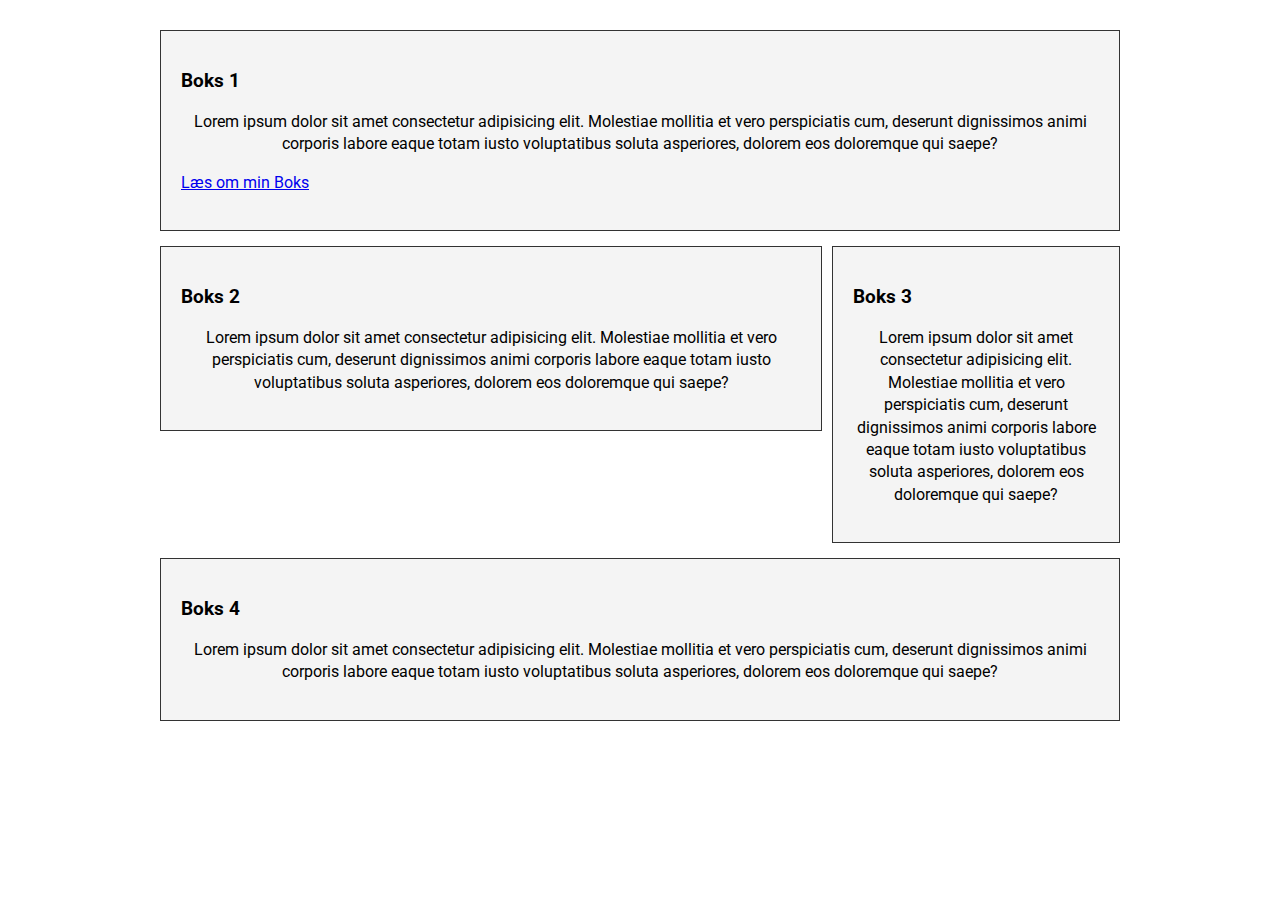
<file: index.html>
<!DOCTYPE html>
<html lang="en">
  <head>
    <meta charset="UTF-8" />
    <meta name="viewport" content="width=device-width, initial-scale=1.0" />
    <link rel="stylesheet" href="style.css" />
    <title>float</title>
  </head>
  <body>
    <div class="container">
      <div id="box-1" class="box">
        <h3>Boks 1</h3>
        <p>
          Lorem ipsum dolor sit amet consectetur adipisicing elit. Molestiae
          mollitia et vero perspiciatis cum, deserunt dignissimos animi corporis
          labore eaque totam iusto voluptatibus soluta asperiores, dolorem eos
          doloremque qui saepe?
          <div class="Læs om min Boks" >
          </div>

          <a href="#"> Læs om min Boks</a>
        </p>
      </div>

      <div id="box-2" class="box">
        <h3>Boks 2</h3>
        <p>
          Lorem ipsum dolor sit amet consectetur adipisicing elit. Molestiae
          mollitia et vero perspiciatis cum, deserunt dignissimos animi corporis
          labore eaque totam iusto voluptatibus soluta asperiores, dolorem eos
          doloremque qui saepe?
        </p>
      </div>

      <div id="box-3" class="box">
        <h3>Boks 3</h3>
        <p>
          Lorem ipsum dolor sit amet consectetur adipisicing elit. Molestiae
          mollitia et vero perspiciatis cum, deserunt dignissimos animi corporis
          labore eaque totam iusto voluptatibus soluta asperiores, dolorem eos
          doloremque qui saepe?
        </p>
      </div>

      <div id="box-4" class="box clr">
        <h3>Boks 4</h3>
        <p>
          Lorem ipsum dolor sit amet consectetur adipisicing elit. Molestiae
          mollitia et vero perspiciatis cum, deserunt dignissimos animi corporis
          labore eaque totam iusto voluptatibus soluta asperiores, dolorem eos
          doloremque qui saepe?
        </p>
      </div>
    </div>
  </body>
</html>
</file>
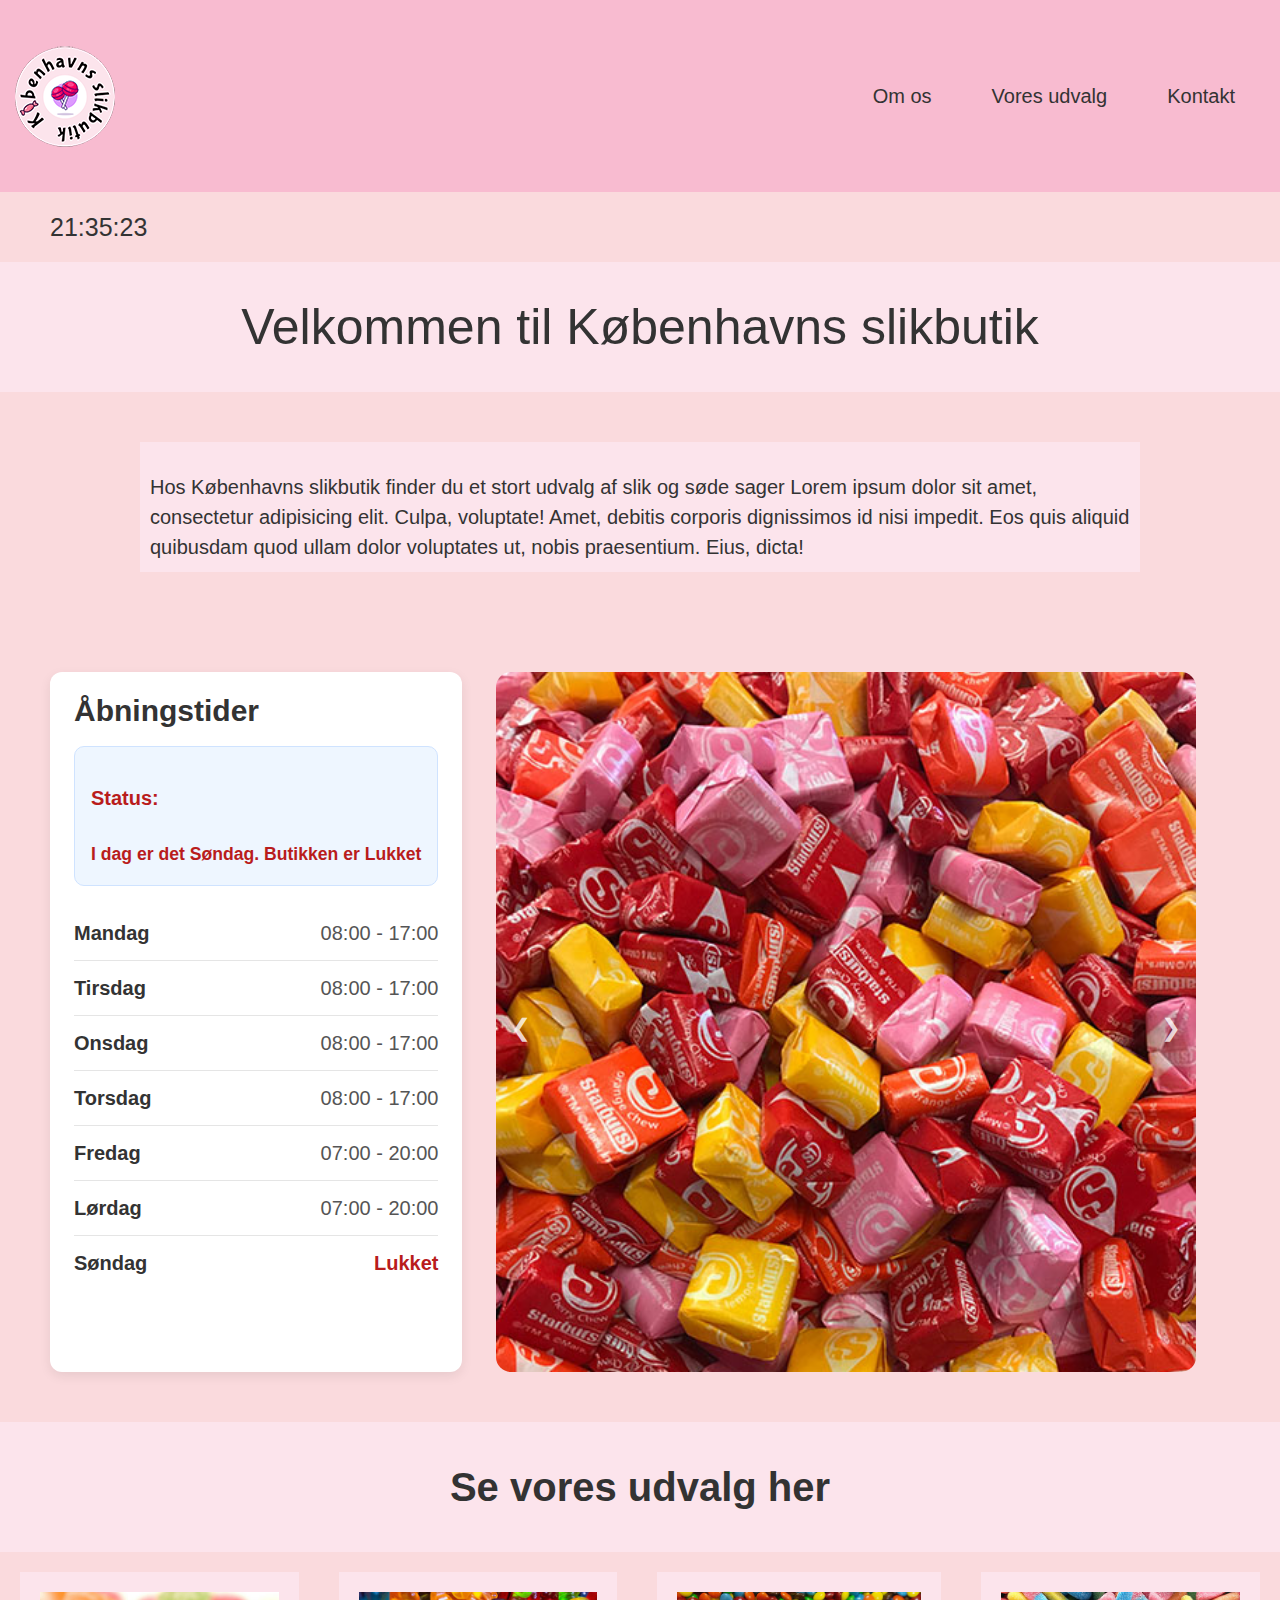
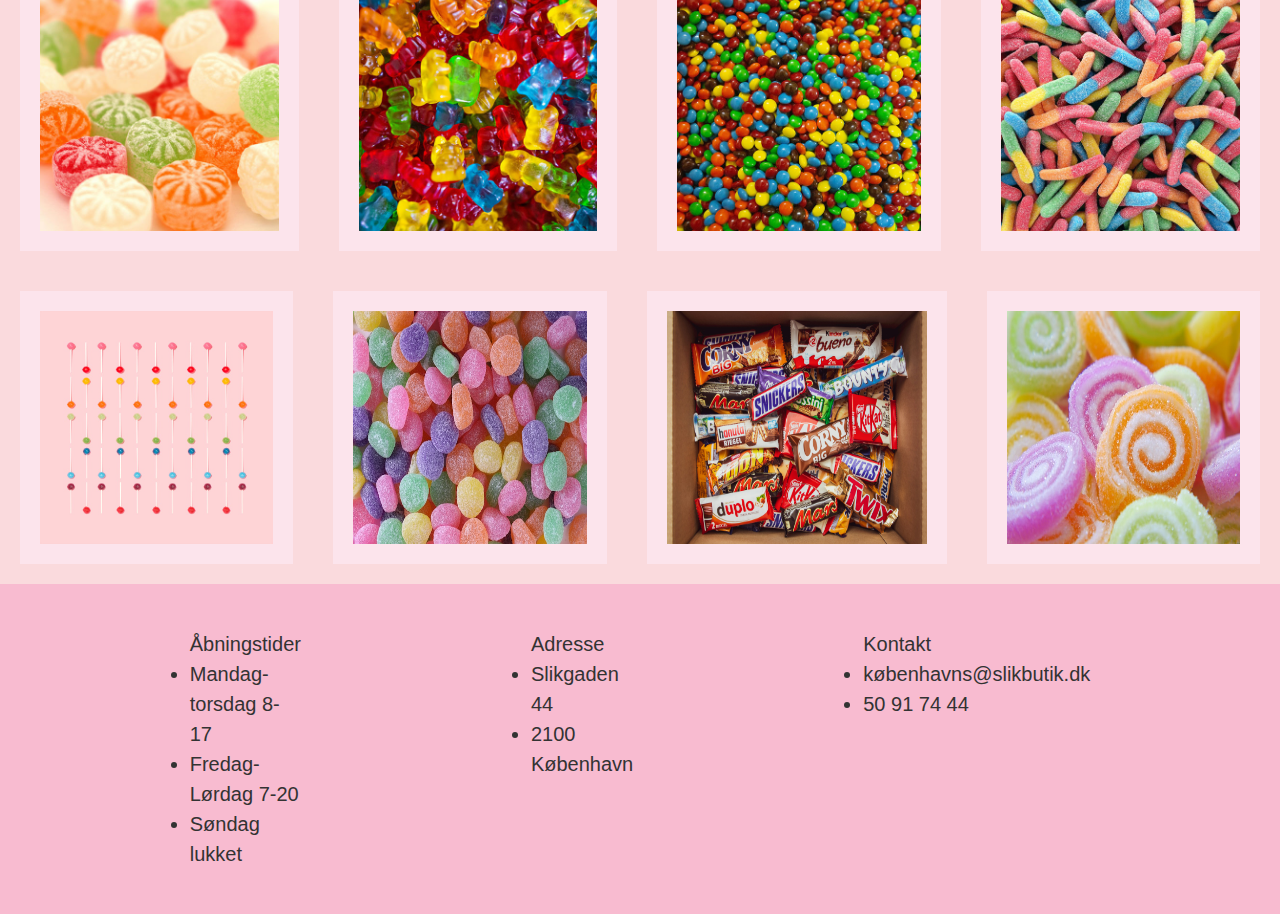
<file: Sweet/index.html>
<!doctype html>
<html lang="en">
  <head>
    <meta charset="UTF-8" />
    <meta name="viewport" content="width=device-width, initial-scale=1.0" />
    <title>Sweetshop</title>
    <link rel="stylesheet" href="Sweetshop.css" />
  </head>
  <body onload="startTime()">
    <header>
      <!-- Jeg laver et menu med undersider i headeren og tilføjer undersiderne-->
      <div class="logo">
        <a href="index.html"><img src="logo.png" alt="logo1" /></a>
      </div>
      <div class="topnav" id="myTopnav">
        <a href="#"> Om os</a>
        <a href="udvalg.html"> Vores udvalg</a>
        <a href="kontakt.html"> Kontakt</a>
      </div>
    </header>
    <!-- Her indsætter jeg min klokke, som ligger under menuen -->
    <div class="tid">
      <div id="txt"></div>
    </div>
    <!--Jeg tilføjer en velkommen box på forsiden -->
    <div class="velkommen">
      <div>Velkommen til Københavns slikbutik</div>
    </div>
    <!--Her er der endnu en boks, som fortæller med udvalg osv.-->
    <div class="tekst">
      <p>
        Hos Københavns slikbutik finder du et stort udvalg af slik og søde sager Lorem ipsum dolor sit amet, consectetur adipisicing elit. Culpa,
        voluptate! Amet, debitis corporis dignissimos id nisi impedit. Eos quis aliquid quibusdam quod ullam dolor voluptates ut, nobis praesentium.
        Eius, dicta!
      </p>
    </div>
    <!-- Jeg tilsætter Java Script åbningstider, som aktivt opdaterer om butikken er åben eller lukket-->
    <div class="opening-slide">
      <section class="opening-hours">
        <h2>Åbningstider</h2>

        <div id="status" class="status-box">
          <p class="status-label">Status:</p>
          <p id="shopStatus" class="status-text"></p>
        </div>

        <ul class="hours-list">
          <li class="day-row" data-day="1" data-open="08" data-close="17">
            <span class="day">Mandag</span>
            <span class="time">08:00 - 17:00</span>
          </li>

          <li class="day-row" data-day="2" data-open="08" data-close="17">
            <span class="day">Tirsdag</span>
            <span class="time">08:00 - 17:00</span>
          </li>

          <li class="day-row" data-day="3" data-open="08" data-close="17">
            <span class="day">Onsdag</span>
            <span class="time">08:00 - 17:00</span>
          </li>

          <li class="day-row" data-day="4" data-open="08" data-close="17">
            <span class="day">Torsdag</span>
            <span class="time">08:00 - 17:00</span>
          </li>

          <li class="day-row" data-day="5" data-open="07" data-close="20">
            <span class="day">Fredag</span>
            <span class="time">07:00 - 20:00</span>
          </li>

          <li class="day-row" data-day="6" data-open="07" data-close="20">
            <span class="day">Lørdag</span>
            <span class="time">07:00 - 20:00</span>
          </li>

          <li class="day-row closed-day" data-day="0">
            <span class="day">Søndag</span>
            <span class="time">Lukket</span>
          </li>
        </ul>
      </section>
      <!--Her indsætter jeg mit slideshow, som vises ved åbningstiderne, og tilføjer pile frem og tilbage-->
      <div class="slideshow-container">
        <div class="slide">
          <img src="maoam.jpg" alt="slik" />
        </div>
        <div class="slide">
          <img src="vingummi.jpg" alt="slik" />
        </div>
        <div class="slide">
          <img src="hjerter.jpg" alt="slik" />
        </div>
        <div class="slide">
          <img src="mms.jpg" alt="slik" />
        </div>
        <div class="slide">
          <img src="slik.jpg" alt="slik" />
        </div>
        <div class="slide">
          <img src="candy.jpg" alt="slik" />
        </div>
        <div class="slide">
          <img src="karameller.jpg" alt="slik" />
        </div>

        <a class="prev">&#10094;</a>
        <a class="next">&#10095;</a>
      </div>
    </div>
    <!-- Her indsætter jeg lidt at butikkens udvalg-->
    <div class="udvalg"><h1>Se vores udvalg her</h1></div>
    <div class="slikudvalg-container">
      <div class="kasse"><img src="candy.jpg" alt="slik" /></div>
      <div class="kasse"><img src="vingummi.jpg" alt="slik" /></div>
      <div class="kasse"><img src="mms.jpg" alt="slik" /></div>
      <div class="kasse"><img src="slik.jpg" alt="slik" /></div>
    </div>
    <div class="slikudvalg-container2">
      <div class="kasse"><img src="slikkepinde.jpg" alt="slik" /></div>
      <div class="kasse"><img src="sødt.jpg" alt="slik" /></div>
      <div class="kasse"><img src="blandet.jpg" alt="slik" /></div>
      <div class="kasse"><img src="ruller.jpg" alt="slik" /></div>
    </div>
    <footer>
      <!-- Her indsætter jeg informationerne i footeren -->
      <div class="footer">
        <div>
          <div class="aabning">
            <ul>
              Åbningstider
              <li>Mandag-torsdag 8-17</li>
              <li>Fredag-Lørdag 7-20</li>
              <li>Søndag lukket</li>
            </ul>
          </div>
          <div class="adresse">
            <ul>
              Adresse
              <li>Slikgaden 44</li>
              <li>2100 København</li>
            </ul>
          </div>
          <div class="kontakt">
            <ul>
              Kontakt
              <li>københavns@slikbutik.dk</li>
              <li>50 91 74 44</li>
            </ul>
          </div>
        </div>
      </div>
    </footer>
    <!-- Her linker jeg til java scriptet -->
    <script src="sweetshop.js"></script>
  </body>
</html>
</file>
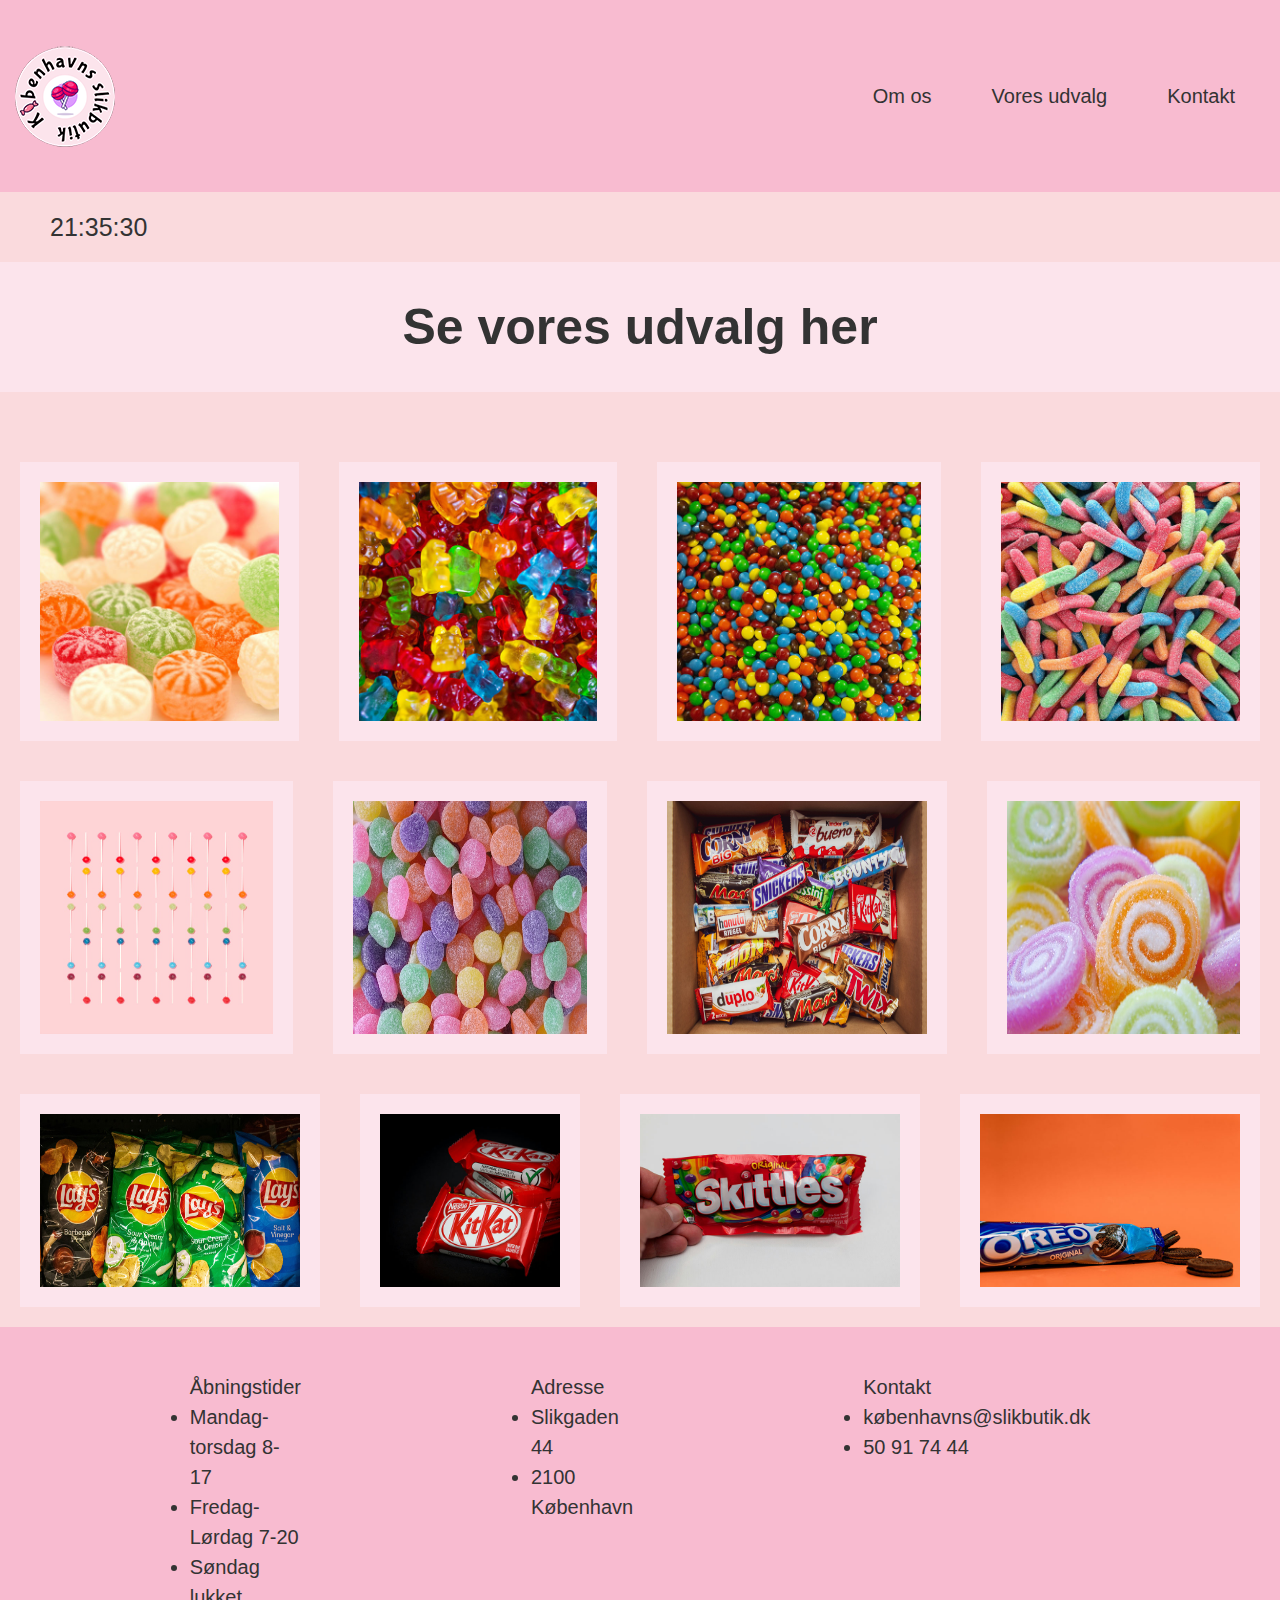
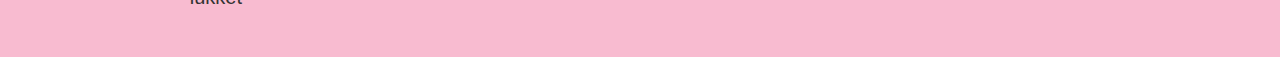
<file: Sweet/udvalg.html>
<!doctype html>
<html lang="en">
  <head>
    <meta charset="UTF-8" />
    <meta name="viewport" content="width=device-width, initial-scale=1.0" />
    <title>Vores udvalg</title>
    <link rel="stylesheet" href="Sweetshop.css" />
  </head>
  <body onload="startTime()">
    <header>
      <!-- Jeg laver et menu med undersider i headeren og tilføjer undersiderne-->
      <div class="logo">
        <a href="index.html"><img src="logo.png" alt="logo" /></a>
      </div>
      <div class="topnav" id="myTopnav">
        <a href="#"> Om os</a>
        <a href="udvalg.html"> Vores udvalg</a>
        <a href="kontakt.html"> Kontakt</a>
      </div>
    </header>
    <!-- Her indsætter jeg min klokke, som ligger under menuen -->
    <div class="tid">
      <div id="txt"></div>
    </div>
    <!--Jeg tilføjer en box hvor der står se vores udvalg -->
    <div class="udvalg1"><h1>Se vores udvalg her</h1></div>
    <!--Jeg laver 3 rækker af udvalg -->
    <div class="slikudvalg-container">
      <div class="kasse"><img src="candy.jpg" alt="slik" /></div>
      <div class="kasse"><img src="vingummi.jpg" alt="slik" /></div>
      <div class="kasse"><img src="mms.jpg" alt="slik" /></div>
      <div class="kasse"><img src="slik.jpg" alt="slik" /></div>
    </div>
    <div class="slikudvalg-container2">
      <div class="kasse"><img src="slikkepinde.jpg" alt="slik" /></div>
      <div class="kasse"><img src="sødt.jpg" alt="slik" /></div>
      <div class="kasse"><img src="blandet.jpg" alt="slik" /></div>
      <div class="kasse"><img src="ruller.jpg" alt="slik" /></div>
    </div>
    <div class="slikudvalg-container3">
      <div class="kasse"><img src="lays2.jpg" alt="slik" /></div>
      <div class="kasse"><img src="kitkat.jpg" alt="slik" /></div>
      <div class="kasse"><img src="skittles.jpg" alt="slik" /></div>
      <div class="kasse"><img src="oreo.jpg" alt="slik" /></div>
    </div>
    <footer>
      <!-- Her indsætter jeg informationerne i footeren -->
      <div class="footer">
        <div>
          <div class="aabning">
            <ul>
              Åbningstider
              <li>Mandag-torsdag 8-17</li>
              <li>Fredag-Lørdag 7-20</li>
              <li>Søndag lukket</li>
            </ul>
          </div>
          <div class="adresse">
            <ul>
              Adresse
              <li>Slikgaden 44</li>
              <li>2100 København</li>
            </ul>
          </div>
          <div class="kontakt">
            <ul>
              Kontakt
              <li>københavns@slikbutik.dk</li>
              <li>50 91 74 44</li>
            </ul>
          </div>
        </div>
      </div>
    </footer>
    <script src="sweetshop.js"></script>
  </body>
</html>
</file>
<file: style.css>
@import url("https://fonts.googleapis.com/css2?family=Roboto:ital,wght@0,100..900;1,100..900&display=swap");

* {
  box-sizing: border-box;
}
body {
  font-family: "Roboto", sans-serif;
  line-height: 1.4em;
}

.box {
  background: #f4f4f4;
  border: 1px solid#333;
  padding: 20px;
  margin-bottom: 15px;
}

#box-2 {
  float: left;
  width: 69%;
}

#box-3 {
  float: right;
  width: 30%;
}

.clr {
  clear: both;
}

.container {
  width: 960px;
  margin: 30px auto;
}

.box p {
  text-align: left;
  text-align: right;
  text-align: justify;
  text-align: center;
}
</file>
<file: Sweet/Sweetshop.css>
/* CSS reset */
* {
  margin: 0;
  padding: 0;
  box-sizing: border-box;
}
/* Her styler jeg hvordan siden skal se ud*/
body {
  font-family: Arial, Helvetica, sans-serif;
  background-color: #fadadd;
  color: #333;
  font-size: 20px;
  line-height: 1.5em;
}
/* Her styler jeg min header */
header {
  position: sticky;
  top: 0;
  display: flex;
  justify-content: space-between;
  align-items: center;
  background-color: #f8bbd0;
  padding: 15px;
  z-index: 9999;
}
/* her ændrer jeg på farven og placeringen af topnav */
.topnav {
  background-color: #f8bbd0;
  display: flex;
}
/* Her ændrer jeg størrelsen på header og farven på teksten, samt fjerner underscore*/
header a {
  color: #333;
  padding: 30px;
  text-decoration: none;
}
/* Her sætter jeg dekoration når man scroler forbi topnavigationen*/
.topnav a:hover {
  background-color: #ddd;
  color: #333;
}
/*Her styler jeg mit ur */
.tid {
  margin-top: 20px;
  margin-bottom: 20px;
  font-size: 25px;
  display: flex;
  justify-content: baseline;
  margin-left: 50px;
}
/*Her styler jeg min box på forsiden */
.velkommen {
  background-color: #fce4ec;
  display: flex;
  justify-content: center;
  padding: 50px;
  font-size: 50px;
  margin-bottom: 50px;
}
/* Her styler jeg min box som står under velkomst på forsiden*/
.tekst {
  background-color: #fce4ec;
  display: flex;
  justify-content: center;
  padding: 10px;
  max-width: 1000px;
  margin: auto;
  margin-bottom: 50px;
}
p {
  padding-top: 20px;
}
/*Her styler jeg mine åbningstider, at de står på række med mit slideshow*/
.opening-hours {
  max-width: 700px;
  max-height: 700px;
  background: white;
  padding: 24px;
  border-radius: 12px;
  box-shadow: 0 4px 12px rgba(0, 0, 0, 0.08);
}

.opening-hours h2 {
  margin-top: 0;
  margin-bottom: 20px;
}

.status-box {
  background: #eef6ff;
  border: 1px solid #cfe3ff;
  border-radius: 10px;
  padding: 16px;
  margin-bottom: 20px;
}

.status-label {
  margin: 0 0 6px 0;
  font-weight: bold;
}

.status-text {
  margin: 0;
  font-size: 1.1rem;
  font-weight: bold;
  /* color: #1d4ed8; */
}

.hours-list {
  list-style: none;
  padding: 0;
  margin: 0;
}

.day-row {
  display: flex;
  justify-content: space-between;
  align-items: center;
  padding: 12px 0;
  border-bottom: 1px solid #e5e5e5;
}

.day-row:last-child {
  border-bottom: none;
}

.day {
  font-weight: 600;
}

.time {
  color: #555;
}

.closed-day .time {
  color: #b91c1c;
  font-weight: 600;
}

.today {
  background: #f0fdf4;
  border-radius: 8px;
  padding-left: 10px;
  padding-right: 10px;
}

.open {
  color: #15803d;
}

.closed {
  color: #b91c1c;
}
.opening-slide {
  display: flex;
  flex-direction: row;
  padding: 50px;
}
/* Her styler jeg mit slideshow hvor store billeder skal være, 
hvor de skal være, samt hvor knapperne skal sidde */
img {
  width: 100%;
  height: auto;
  display: block;
}
.slideshow-container {
  width: 700px;
  height: 700px;
  position: relative;
  border-radius: 15px;
  overflow: hidden;
  grid-template-areas: "slide";
  margin: 0 auto;
}
.prev,
.next {
  cursor: pointer;
  position: absolute;
  top: 50%;
  margin-top: -24px;
  padding: 15px;
  color: rgba(255, 255, 255, 0.8);
  font-size: 24px;
  text-decoration: none;
  transition: 0.5s ease;
  z-index: 2;
}
.next {
  right: 0;
}
.prev:hover,
.next:hover {
  color: white;
}
/* Her styler jeg hvordan boxne skal sidde på forsiden og på siden med udvalg */
.udvalg {
  background-color: #fce4ec;
  display: flex;
  justify-content: center;
  padding: 50px;
}
/* Denne styler boxen på udvalgssiden*/
.udvalg1 {
  background-color: #fce4ec;
  display: flex;
  justify-content: center;
  padding: 50px;
  font-size: 25px;
  margin-bottom: 50px;
}
/* Her bliver mine udvalgs kasser stylet + jeg tilsætter et hover effekt */
.kasse {
  background-color: #fce4ec;
  max-width: 300px;
  max-height: 300px;
  margin: 20px;
  padding: 20px;
  flex-direction: row;
  transition: 0.5s;
  display: flex;
}
.kasse div {
  background: #fce4ec;
  margin: 20px;
  padding: 10px;
}
.kasse:hover {
  transform: scale(1.5);
  z-index: 2;
}
/* Her tilpasser jeg mine 3 container fra forsiden og udvalgssiden*/
.slikudvalg-container {
  display: flex;
  justify-content: center;
}
.slikudvalg-container2 {
  display: flex;
  justify-content: center;
}
.slikudvalg-container3 {
  display: flex;
  justify-content: center;
}
/* Her tilpasser jeg min footer og indholdet */
.footer {
  top: 0;
  display: flex;
  justify-content: center;
  align-items: center;
  background-color: #f8bbd0;
  padding: 15px;
}

.footer div {
  top: 0;
  display: flex;
  justify-content: space-between;
  background-color: #f8bbd0;
  padding: 15px;
  margin: 0 100px;
}
/*Kontakt mig fanen*/
.kontaktos {
  background-color: #fce4ec;
  display: flex;
  justify-content: center;
  padding: 50px;
  font-size: 50px;
  margin-bottom: 50px;
}
/* Her tilpasser jeg udssendet på mit kontakt formular */
.formular {
  display: flex;
  justify-content: center;
  margin: auto;
  font-size: 20px;
}
.form-row {
  margin-bottom: 30px;
  font-size: 20px;
}

.form-input {
  display: block;
  font-size: 30px;
  padding-left: 10px;
}

.form-error {
  color: red;
}
</file>
